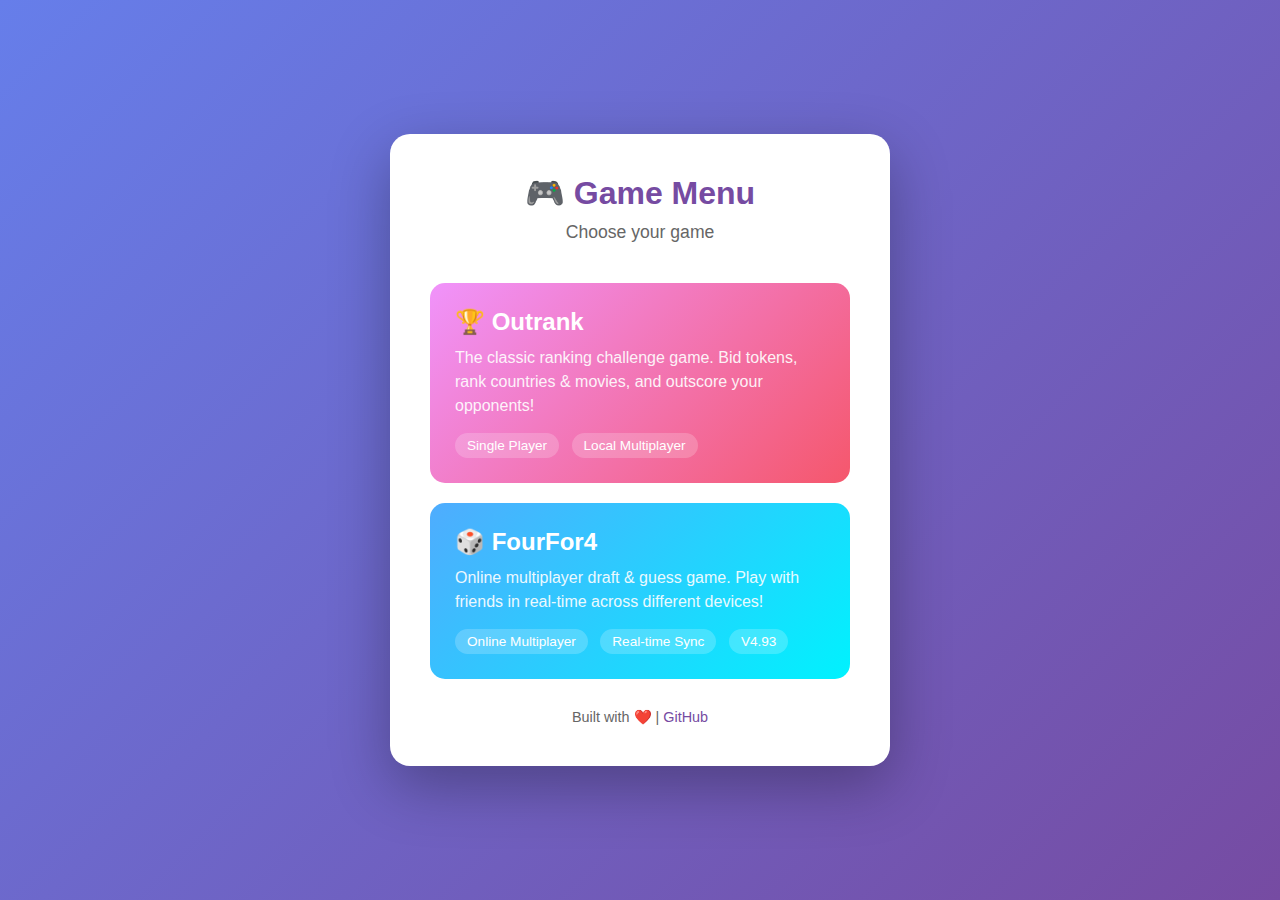
<file: index.html>
<!DOCTYPE html>
<html lang="en">
<head>
    <meta charset="UTF-8">
    <meta name="viewport" content="width=device-width, initial-scale=1.0, user-scalable=no">
    <title>Game Menu - Choose Your Game</title>
    <style>
        * {
            margin: 0;
            padding: 0;
            box-sizing: border-box;
        }

        body {
            font-family: -apple-system, BlinkMacSystemFont, 'Segoe UI', Roboto, Oxygen, Ubuntu, sans-serif;
            background: linear-gradient(135deg, #667eea 0%, #764ba2 100%);
            min-height: 100vh;
            display: flex;
            align-items: center;
            justify-content: center;
            padding: 20px;
        }

        .menu-container {
            background: white;
            border-radius: 20px;
            padding: 40px;
            box-shadow: 0 20px 60px rgba(0,0,0,0.3);
            max-width: 500px;
            width: 100%;
        }

        h1 {
            color: #764ba2;
            text-align: center;
            margin-bottom: 10px;
            font-size: 2em;
        }

        .subtitle {
            text-align: center;
            color: #666;
            margin-bottom: 40px;
            font-size: 1.1em;
        }

        .game-card {
            background: linear-gradient(135deg, #667eea 0%, #764ba2 100%);
            border-radius: 15px;
            padding: 25px;
            margin-bottom: 20px;
            color: white;
            text-decoration: none;
            display: block;
            transition: transform 0.2s, box-shadow 0.2s;
            cursor: pointer;
        }

        .game-card:hover {
            transform: translateY(-5px);
            box-shadow: 0 15px 40px rgba(0,0,0,0.2);
        }

        .game-card h2 {
            font-size: 1.5em;
            margin-bottom: 10px;
        }

        .game-card p {
            opacity: 0.9;
            line-height: 1.5;
            margin-bottom: 15px;
        }

        .game-card .badge {
            display: inline-block;
            background: rgba(255,255,255,0.2);
            padding: 5px 12px;
            border-radius: 20px;
            font-size: 0.85em;
            margin-right: 8px;
        }

        .game-card.outrank {
            background: linear-gradient(135deg, #f093fb 0%, #f5576c 100%);
        }

        .game-card.fourfor4 {
            background: linear-gradient(135deg, #4facfe 0%, #00f2fe 100%);
        }

        .footer {
            text-align: center;
            margin-top: 30px;
            color: #666;
            font-size: 0.9em;
        }

        @media (max-width: 600px) {
            .menu-container {
                padding: 30px 20px;
            }

            h1 {
                font-size: 1.5em;
            }

            .game-card h2 {
                font-size: 1.3em;
            }
        }
    </style>
</head>
<body>
    <div class="menu-container">
        <h1>🎮 Game Menu</h1>
        <p class="subtitle">Choose your game</p>

        <a href="outrank.html" class="game-card outrank">
            <h2>🏆 Outrank</h2>
            <p>The classic ranking challenge game. Bid tokens, rank countries & movies, and outscore your opponents!</p>
            <div>
                <span class="badge">Single Player</span>
                <span class="badge">Local Multiplayer</span>
            </div>
        </a>

        <a href="multiplayer.html?v=13" class="game-card fourfor4">
            <h2>🎲 FourFor4</h2>
            <p>Online multiplayer draft & guess game. Play with friends in real-time across different devices!</p>
            <div>
                <span class="badge">Online Multiplayer</span>
                <span class="badge">Real-time Sync</span>
                <span class="badge">V4.93</span>
            </div>
        </a>

        <div class="footer">
            Built with ❤️ | <a href="https://github.com/prcass/outrank-v5" style="color: #764ba2; text-decoration: none;">GitHub</a>
        </div>
    </div>
</body>
</html>
</file>
